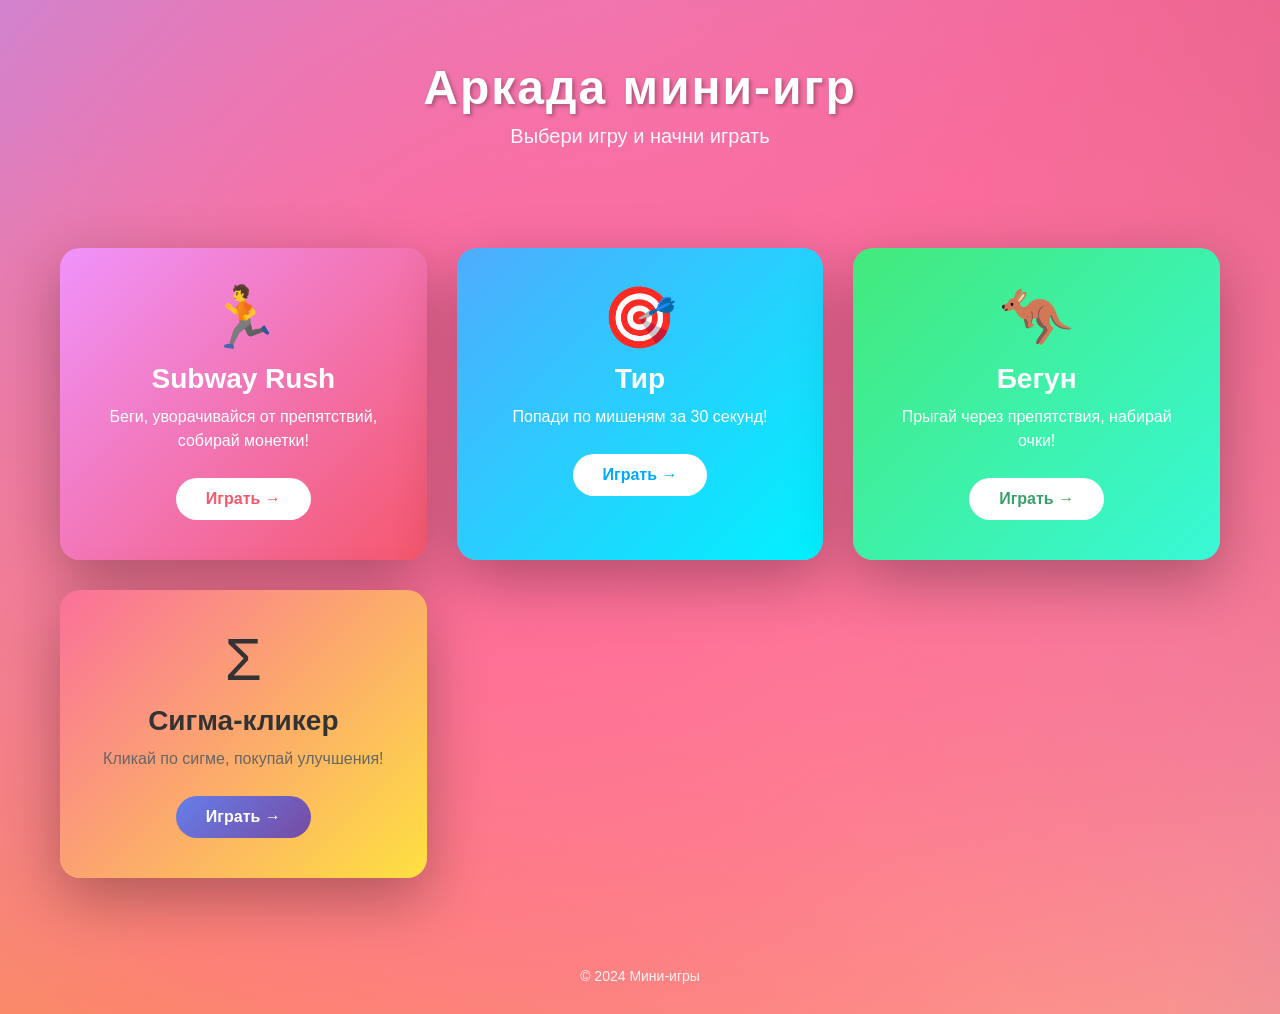
<file: index.html>
<!DOCTYPE html>
<html lang="ru">
<head>
    <meta charset="UTF-8">
    <meta name="viewport" content="width=device-width, initial-scale=1.0">
    <title>Мини-игры</title>
    <link rel="stylesheet" href="style.css">
</head>
<body>
    <header class="header">
        <div class="container">
            <h1 class="logo">Аркада мини-игр</h1>
            <p class="subtitle">Выбери игру и начни играть</p>
        </div>
    </header>

    <main class="main">
        <div class="container">
            <div class="games-grid">
                <a href="subway.html" class="game-card subway">
                    <div class="game-card-content">
                        <div class="game-icon">🏃</div>
                        <h2 class="game-title">Subway Rush</h2>
                        <p class="game-desc">Беги, уворачивайся от препятствий, собирай монетки!</p>
                        <span class="play-btn">Играть →</span>
                    </div>
                </a>

                <a href="tir.html" class="game-card tir">
                    <div class="game-card-content">
                        <div class="game-icon">🎯</div>
                        <h2 class="game-title">Тир</h2>
                        <p class="game-desc">Попади по мишеням за 30 секунд!</p>
                        <span class="play-btn">Играть →</span>
                    </div>
                </a>

                <a href="runner.html" class="game-card runner">
                    <div class="game-card-content">
                        <div class="game-icon">🦘</div>
                        <h2 class="game-title">Бегун</h2>
                        <p class="game-desc">Прыгай через препятствия, набирай очки!</p>
                        <span class="play-btn">Играть →</span>
                    </div>
                </a>

                <a href="clicker.html" class="game-card" style="background: linear-gradient(135deg, #fa709a 0%, #fee140 100%);">
                    <div class="game-card-content">
                        <div class="game-icon">Σ</div>
                        <h2 class="game-title">Сигма-кликер</h2>
                        <p class="game-desc">Кликай по сигме, покупай улучшения!</p>
                        <span class="play-btn">Играть →</span>
                    </div>
                </a>
            </div>
        </div>
    </main>

    <footer class="footer">
        <div class="container">
            <p>&copy; 2024 Мини-игры</p>
        </div>
    </footer>
</body>
</html>
</file>
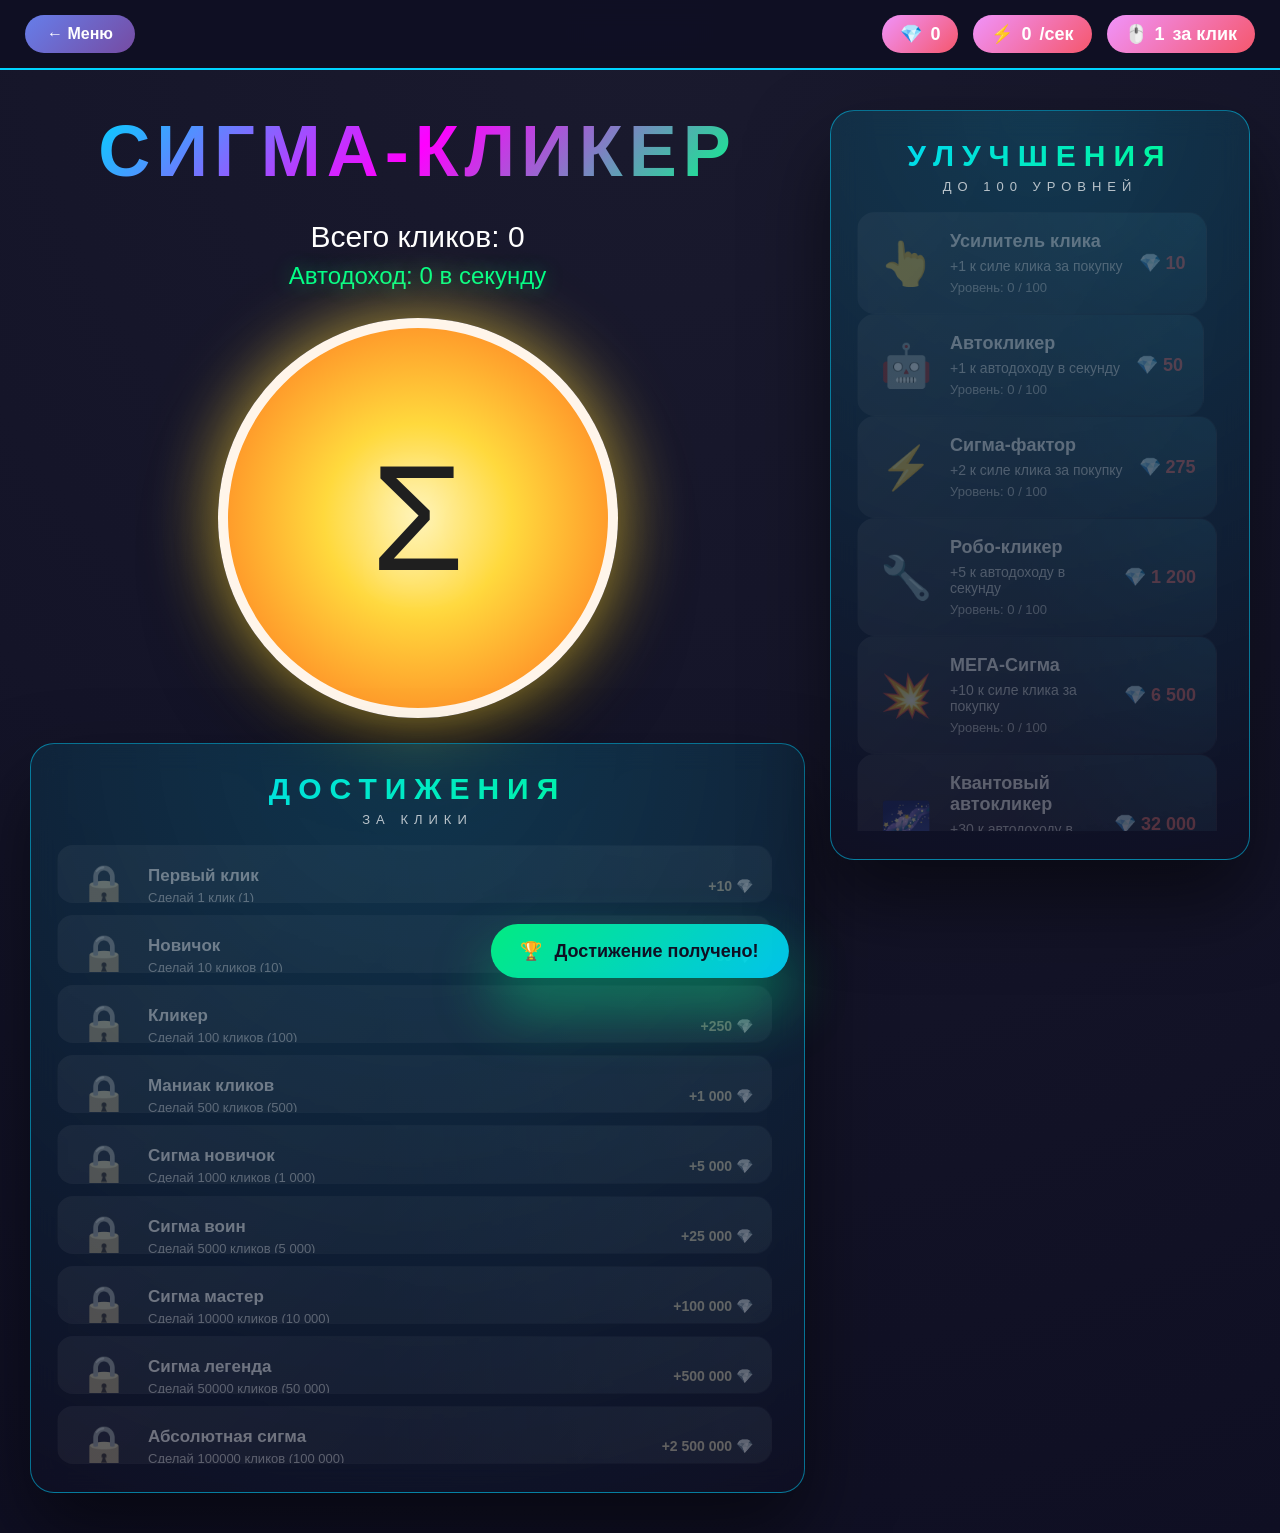
<file: clicker.html>
<!DOCTYPE html>
<html lang="ru">
<head>
    <meta charset="UTF-8">
    <meta name="viewport" content="width=device-width, initial-scale=1.0">
    <title>Сигма-кликер</title>
    <style>
        * {
            margin: 0;
            padding: 0;
            box-sizing: border-box;
            font-family: -apple-system, BlinkMacSystemFont, 'Segoe UI', sans-serif;
            -webkit-touch-callout: none;
            -webkit-user-select: none;
            user-select: none;
            -webkit-tap-highlight-color: transparent;
        }

        body {
            background: radial-gradient(circle at top, #1a1a2e, #0f0f23);
            color: white;
            min-height: 100vh;
            overflow-x: hidden;
        }

        .header {
            position: fixed;
            top: 0;
            left: 0;
            width: 100%;
            padding: 15px 25px;
            z-index: 100;
            background: rgba(15, 15, 35, 0.85);
            backdrop-filter: blur(12px);
            border-bottom: 2px solid #00d4ff;
        }

        .header-content {
            display: flex;
            justify-content: space-between;
            align-items: center;
            max-width: 1800px;
            margin: 0 auto;
            flex-wrap: wrap;
            gap: 10px;
        }

        .back-btn {
            color: white;
            text-decoration: none;
            background: linear-gradient(135deg, #667eea, #764ba2);
            padding: 10px 22px;
            border-radius: 50px;
            font-weight: 600;
            transition: transform 0.2s, box-shadow 0.2s;
        }

        .back-btn:hover {
            transform: translateY(-2px);
            box-shadow: 0 5px 20px rgba(102, 126, 234, 0.5);
        }

        .currency {
            display: flex;
            gap: 15px;
            font-size: 18px;
            font-weight: 700;
            flex-wrap: wrap;
        }

        .currency-item {
            background: linear-gradient(135deg, #f093fb, #f5576c);
            padding: 8px 18px;
            border-radius: 50px;
            display: flex;
            align-items: center;
            gap: 8px;
            white-space: nowrap;
        }

        .main {
            display: grid;
            grid-template-columns: 1fr 460px 420px;
            gap: 25px;
            max-width: 1900px;
            margin: 0 auto;
            padding: 110px 30px 40px;
            min-height: 100vh;
            align-items: start;
        }

        .click-area {
            display: flex;
            flex-direction: column;
            align-items: center;
            justify-content: center;
            gap: 28px;
            text-align: center;
        }

        .clicker-title {
            font-size: clamp(38px, 7vw, 72px);
            background: linear-gradient(135deg, #00d4ff, #ff00ff, #00ff88);
            -webkit-background-clip: text;
            -webkit-text-fill-color: transparent;
            background-clip: text;
            font-weight: 900;
            letter-spacing: 6px;
            text-transform: uppercase;
        }

        .click-stats {
            display: flex;
            flex-direction: column;
            gap: 8px;
            font-size: clamp(18px, 4vw, 30px);
        }

        .per-second {
            font-size: clamp(16px, 3vw, 24px);
            color: #00ff88;
            text-shadow: 0 0 20px rgba(0, 255, 136, 0.4);
        }

        .sigma-btn {
            width: clamp(260px, 36vw, 400px);
            height: clamp(260px, 36vw, 400px);
            border-radius: 50%;
            background: radial-gradient(circle, #fff3b0 0%, #ffd93d 35%, #ff6b1c 100%);
            border: 10px solid rgba(255, 255, 255, 0.9);
            cursor: pointer;
            font-size: clamp(90px, 15vw, 150px);
            box-shadow: 0 0 70px rgba(255, 215, 61, 0.7), 0 40px 70px rgba(0, 0, 0, 0.6);
            transition: transform 0.08s ease, box-shadow 0.08s ease;
            position: relative;
            display: flex;
            align-items: center;
            justify-content: center;
            color: #1f1f1f;
            text-shadow: 0 10px 40px rgba(255, 255, 255, 0.4);
        }

        .sigma-btn:hover {
            transform: scale(1.04);
            box-shadow: 0 0 90px rgba(255, 215, 61, 0.9), 0 50px 80px rgba(0, 0, 0, 0.7);
        }

        .sigma-btn:active {
            transform: scale(0.96);
            box-shadow: 0 0 50px rgba(255, 215, 61, 0.5), 0 25px 50px rgba(0, 0, 0, 0.6);
        }

        .click-particle {
            position: fixed;
            pointer-events: none;
            font-size: clamp(24px, 4vw, 38px);
            font-weight: 800;
            color: #00ff88;
            animation: float-up 0.9s ease-out forwards;
            text-shadow: 0 0 25px rgba(0, 255, 136, 0.8), 2px 2px 6px rgba(0, 0, 0, 0.9);
            z-index: 200;
        }

        @keyframes float-up {
            0% {
                opacity: 1;
                transform: translate(-50%, -50%) scale(0.8);
            }
            100% {
                opacity: 0;
                transform: translate(-50%, -160%) scale(1.6);
            }
        }

        .panel {
            background: radial-gradient(circle at top, rgba(0, 212, 255, 0.18), rgba(15, 15, 35, 0.9));
            border-radius: 24px;
            padding: 28px 26px;
            backdrop-filter: blur(14px);
            border: 1px solid rgba(0, 212, 255, 0.5);
            box-shadow: 0 40px 80px rgba(0, 0, 0, 0.5);
            max-height: calc(100vh - 150px);
            display: flex;
            flex-direction: column;
            gap: 18px;
        }

        .panel-header {
            display: flex;
            flex-direction: column;
            gap: 6px;
            text-align: center;
        }

        .panel-title {
            font-size: clamp(24px, 4vw, 30px);
            background: linear-gradient(135deg, #00d4ff, #00ff88);
            -webkit-background-clip: text;
            -webkit-text-fill-color: transparent;
            background-clip: text;
            font-weight: 800;
            letter-spacing: 8px;
            text-transform: uppercase;
        }

        .panel-subtitle {
            font-size: 13px;
            opacity: 0.7;
            letter-spacing: 6px;
            text-transform: uppercase;
        }

        .panel-scroll {
            flex: 1;
            overflow-y: auto;
            padding-right: 6px;
            display: flex;
            flex-direction: column;
            gap: 12px;
        }

        .achievement {
            position: relative;
            display: grid;
            grid-template-columns: 56px 1fr auto;
            gap: 16px;
            align-items: center;
            padding: 16px 18px;
            border-radius: 16px;
            background: linear-gradient(135deg, rgba(255, 255, 255, 0.12), rgba(255, 255, 255, 0.05));
            border: 1px solid transparent;
            overflow: hidden;
        }

        .achievement::after {
            content: '';
            position: absolute;
            inset: 0;
            background: radial-gradient(circle at top right, rgba(0, 212, 255, 0.14), transparent 55%);
            pointer-events: none;
        }

        .achievement > * {
            position: relative;
            z-index: 1;
        }

        .achievement.locked {
            opacity: 0.4;
            filter: grayscale(0.8);
        }

        .achievement.unlocked {
            border-color: rgba(0, 255, 136, 0.8);
            box-shadow: 0 20px 40px rgba(0, 255, 136, 0.12);
        }

        .achievement-icon {
            font-size: 40px;
            text-align: center;
        }

        .achievement-info {
            display: flex;
            flex-direction: column;
            gap: 4px;
        }

        .achievement-name {
            font-size: 17px;
            font-weight: 700;
        }

        .achievement-desc {
            font-size: 13px;
            opacity: 0.8;
        }

        .achievement-reward {
            font-size: 14px;
            font-weight: 700;
            color: #ffd93d;
            text-align: right;
        }

        .upgrade-item {
            position: relative;
            background: linear-gradient(135deg, rgba(255, 255, 255, 0.14), rgba(255, 255, 255, 0.05));
            border-radius: 18px;
            padding: 18px 20px;
            display: grid;
            grid-template-columns: 56px 1fr auto;
            gap: 16px;
            align-items: center;
            cursor: pointer;
            transition: transform 0.18s ease, border 0.18s ease, background 0.18s ease, box-shadow 0.18s ease, opacity 0.2s ease;
            border: 1px solid transparent;
            overflow: hidden;
            text-align: left;
            color: white;
            font-family: inherit;
        }

        .upgrade-item::after {
            content: '';
            position: absolute;
            inset: 0;
            background: radial-gradient(circle at top right, rgba(0, 212, 255, 0.18), transparent 55%);
            pointer-events: none;
        }

        .upgrade-item > * {
            position: relative;
            z-index: 1;
        }

        .upgrade-item:not(:disabled):hover {
            transform: translateX(8px);
            border-color: rgba(0, 212, 255, 0.9);
            box-shadow: 0 20px 40px rgba(0, 212, 255, 0.18);
        }

        .upgrade-item:not(:disabled):active {
            transform: translateX(6px) scale(0.99);
        }

        .upgrade-item:disabled {
            opacity: 0.32;
            cursor: not-allowed;
            filter: grayscale(0.25);
        }

        .upgrade-icon {
            font-size: 42px;
            text-align: center;
        }

        .upgrade-info {
            display: flex;
            flex-direction: column;
            gap: 6px;
        }

        .upgrade-name {
            font-size: 18px;
            font-weight: 700;
        }

        .upgrade-desc {
            font-size: 14px;
            opacity: 0.8;
        }

        .upgrade-meta {
            display: flex;
            gap: 12px;
            font-size: 13px;
            opacity: 0.7;
        }

        .upgrade-cost {
            font-size: 18px;
            font-weight: 800;
            color: #ffd93d;
            text-align: right;
            white-space: nowrap;
        }

        .upgrade-item:disabled .upgrade-cost {
            color: #ff6b6b;
        }

        .panel-scroll::-webkit-scrollbar {
            width: 8px;
        }

        .panel-scroll::-webkit-scrollbar-track {
            background: transparent;
        }

        .panel-scroll::-webkit-scrollbar-thumb {
            background: linear-gradient(180deg, rgba(0, 212, 255, 0.8), rgba(118, 75, 162, 0.9));
            border-radius: 10px;
        }

        .achievement-popup {
            position: fixed;
            bottom: 30px;
            left: 50%;
            transform: translateX(-50%) translateY(200%);
            background: linear-gradient(135deg, rgba(0, 255, 136, 0.9), rgba(0, 212, 255, 0.9));
            color: #0f0f23;
            padding: 16px 30px;
            border-radius: 999px;
            font-weight: 800;
            font-size: 18px;
            box-shadow: 0 30px 60px rgba(0, 255, 136, 0.4);
            transition: transform 0.4s ease;
            z-index: 300;
            display: flex;
            align-items: center;
            gap: 12px;
            white-space: nowrap;
        }

        .achievement-popup.show {
            transform: translateX(-50%) translateY(0);
        }

        @media (max-width: 1500px) {
            .main {
                grid-template-columns: 1fr 420px;
                grid-template-areas:
                    "click upgrades"
                    "achievements upgrades";
            }
            .click-area { grid-area: click; }
            .panel.upgrades { grid-area: upgrades; }
            .panel.achievements { grid-area: achievements; }
        }

        @media (max-width: 1100px) {
            .main {
                grid-template-columns: 1fr;
                grid-template-areas:
                    "click"
                    "upgrades"
                    "achievements";
            }
        }

        @media (max-width: 640px) {
            .header-content {
                justify-content: center;
            }

            .currency {
                justify-content: center;
            }

            .upgrade-item,
            .achievement {
                grid-template-columns: 48px 1fr;
                grid-template-areas:
                    "icon info"
                    "icon reward";
                row-gap: 10px;
            }

            .upgrade-icon,
            .achievement-icon {
                grid-area: icon;
            }

            .upgrade-info,
            .achievement-info {
                grid-area: info;
            }

            .upgrade-cost,
            .achievement-reward {
                grid-area: reward;
                justify-self: start;
            }
        }
    </style>
</head>
<body>
    <header class="header">
        <div class="header-content">
            <a href="index.html" class="back-btn">← Меню</a>
            <div class="currency">
                <div class="currency-item">
                    <span>💎</span>
                    <span id="currency">0</span>
                </div>
                <div class="currency-item">
                    <span>⚡</span>
                    <span id="perSec">0</span>/сек
                </div>
                <div class="currency-item">
                    <span>🖱️</span>
                    <span id="clickPower">1</span> за клик
                </div>
            </div>
        </div>
    </header>

    <main class="main">
        <section class="click-area">
            <h1 class="clicker-title">СИГМА-КЛИКЕР</h1>
            <div class="click-stats">
                <div>Всего кликов: <span id="clicks">0</span></div>
                <div class="per-second">Автодоход: <span id="autoIncome">0</span> в секунду</div>
            </div>
            <button class="sigma-btn" id="sigmaBtn">Σ</button>
        </section>

        <aside class="panel achievements">
            <div class="panel-header">
                <h2 class="panel-title">ДОСТИЖЕНИЯ</h2>
                <div class="panel-subtitle">ЗА КЛИКИ</div>
            </div>
            <div class="panel-scroll" id="achievementsList"></div>
        </aside>

        <aside class="panel upgrades">
            <div class="panel-header">
                <h2 class="panel-title">УЛУЧШЕНИЯ</h2>
                <div class="panel-subtitle">ДО 100 УРОВНЕЙ</div>
            </div>
            <div class="panel-scroll">
                <div id="upgradesList"></div>
            </div>
        </aside>
    </main>

    <div class="achievement-popup" id="achievementPopup">
        <span>🏆</span>
        <span id="achievementPopupText">Достижение получено!</span>
    </div>

    <script>
        const SAVE_KEY = 'sigma-clicker-save-v5';

        const upgradesConfig = [
            { id: 0, name: "Усилитель клика", desc: "+1 к силе клика за покупку", icon: "👆", baseCost: 10, costMultiplier: 1.15, effect: (state) => { state.clickPower += 1; } },
            { id: 1, name: "Автокликер", desc: "+1 к автодоходу в секунду", icon: "🤖", baseCost: 50, costMultiplier: 1.16, effect: (state) => { state.perSecond += 1; } },
            { id: 2, name: "Сигма-фактор", desc: "+2 к силе клика за покупку", icon: "⚡", baseCost: 275, costMultiplier: 1.17, effect: (state) => { state.clickPower += 2; } },
            { id: 3, name: "Робо-кликер", desc: "+5 к автодоходу в секунду", icon: "🔧", baseCost: 1200, costMultiplier: 1.18, effect: (state) => { state.perSecond += 5; } },
            { id: 4, name: "МЕГА-Сигма", desc: "+10 к силе клика за покупку", icon: "💥", baseCost: 6500, costMultiplier: 1.19, effect: (state) => { state.clickPower += 10; } },
            { id: 5, name: "Квантовый автокликер", desc: "+30 к автодоходу в секунду", icon: "🌌", baseCost: 32000, costMultiplier: 1.2, effect: (state) => { state.perSecond += 30; } },
            { id: 6, name: "Оверклок сигмы", desc: "+25 к силе клика за покупку", icon: "🚀", baseCost: 150000, costMultiplier: 1.21, effect: (state) => { state.clickPower += 25; } },
            { id: 7, name: "Нанороботы", desc: "+80 к автодоходу в секунду", icon: "🦾", baseCost: 750000, costMultiplier: 1.22, effect: (state) => { state.perSecond += 80; } }
        ];

        const achievements = [
            { id: 0, name: "Первый клик", desc: "Сделай 1 клик", icon: "👆", requirement: 1, reward: 10 },
            { id: 1, name: "Новичок", desc: "Сделай 10 кликов", icon: "✨", requirement: 10, reward: 50 },
            { id: 2, name: "Кликер", desc: "Сделай 100 кликов", icon: "🔥", requirement: 100, reward: 250 },
            { id: 3, name: "Маниак кликов", desc: "Сделай 500 кликов", icon: "⚡", requirement: 500, reward: 1000 },
            { id: 4, name: "Сигма новичок", desc: "Сделай 1000 кликов", icon: "🎯", requirement: 1000, reward: 5000 },
            { id: 5, name: "Сигма воин", desc: "Сделай 5000 кликов", icon: "⚔️", requirement: 5000, reward: 25000 },
            { id: 6, name: "Сигма мастер", desc: "Сделай 10000 кликов", icon: "👑", requirement: 10000, reward: 100000 },
            { id: 7, name: "Сигма легенда", desc: "Сделай 50000 кликов", icon: "💎", requirement: 50000, reward: 500000 },
            { id: 8, name: "Абсолютная сигма", desc: "Сделай 100000 кликов", icon: "🌟", requirement: 100000, reward: 2500000 }
        ];

        const MAX_LEVEL = 100;

        const state = {
            currency: 0,
            clicks: 0,
            clickPower: 1,
            perSecond: 0,
            upgrades: upgradesConfig.map(cfg => ({ ...cfg, level: 0 })),
            achievements: achievements.map(ach => ({ ...ach, unlocked: false }))
        };

        const sigmaBtn = document.getElementById('sigmaBtn');
        const currencyEl = document.getElementById('currency');
        const perSecEl = document.getElementById('perSec');
        const autoIncomeEl = document.getElementById('autoIncome');
        const clicksEl = document.getElementById('clicks');
        const clickPowerEl = document.getElementById('clickPower');
        const upgradesList = document.getElementById('upgradesList');
        const achievementsList = document.getElementById('achievementsList');
        const achievementPopup = document.getElementById('achievementPopup');
        const achievementPopupText = document.getElementById('achievementPopupText');

        function loadSave() {
            try {
                const raw = localStorage.getItem(SAVE_KEY);
                if (!raw) return;
                const data = JSON.parse(raw);
                if (typeof data.currency === 'number') state.currency = data.currency;
                if (typeof data.clicks === 'number') state.clicks = data.clicks;
                if (typeof data.clickPower === 'number') state.clickPower = data.clickPower;
                if (typeof data.perSecond === 'number') state.perSecond = data.perSecond;
                if (Array.isArray(data.upgradeLevels)) {
                    data.upgradeLevels.forEach((level, index) => {
                        if (state.upgrades[index] && typeof level === 'number') {
                            state.upgrades[index].level = Math.max(0, Math.min(MAX_LEVEL, Math.floor(level)));
                        }
                    });
                }
                if (Array.isArray(data.achievementStates)) {
                    data.achievementStates.forEach((unlocked, index) => {
                        if (state.achievements[index]) {
                            state.achievements[index].unlocked = !!unlocked;
                        }
                    });
                }
            } catch (e) {
                console.warn('Не удалось загрузить сохранение', e);
            }
        }

        function saveGame() {
            try {
                const data = {
                    currency: state.currency,
                    clicks: state.clicks,
                    clickPower: state.clickPower,
                    perSecond: state.perSecond,
                    upgradeLevels: state.upgrades.map(u => u.level),
                    achievementStates: state.achievements.map(a => a.unlocked)
                };
                localStorage.setItem(SAVE_KEY, JSON.stringify(data));
            } catch (e) {
                console.warn('Не удалось сохранить прогресс', e);
            }
        }

        function getCost(upgrade) {
            return Math.floor(upgrade.baseCost * Math.pow(upgrade.costMultiplier, upgrade.level));
        }

        function formatNumber(num) {
            return Math.floor(num).toLocaleString('ru-RU');
        }

        function updateStats() {
            currencyEl.textContent = formatNumber(state.currency);
            perSecEl.textContent = formatNumber(state.perSecond);
            autoIncomeEl.textContent = formatNumber(state.perSecond);
            clicksEl.textContent = formatNumber(state.clicks);
            clickPowerEl.textContent = formatNumber(state.clickPower);
        }

        function checkAchievements() {
            state.achievements.forEach(achievement => {
                if (!achievement.unlocked && state.clicks >= achievement.requirement) {
                    achievement.unlocked = true;
                    state.currency += achievement.reward;
                    showAchievementPopup(achievement.name);
                    saveGame();
                    updateStats();
                    renderAchievements();
                }
            });
        }

        function showAchievementPopup(name) {
            achievementPopupText.textContent = `Достижение: ${name} +${state.achievements.find(a => a.name === name)?.reward || 0} 💎`;
            achievementPopup.classList.add('show');
            setTimeout(() => {
                achievementPopup.classList.remove('show');
            }, 3000);
        }

        function renderAchievements() {
            achievementsList.innerHTML = '';
            state.achievements.forEach(achievement => {
                const item = document.createElement('div');
                item.className = 'achievement ' + (achievement.unlocked ? 'unlocked' : 'locked');
                item.innerHTML = `
                    <div class="achievement-icon">${achievement.unlocked ? achievement.icon : '🔒'}</div>
                    <div class="achievement-info">
                        <div class="achievement-name">${achievement.name}</div>
                        <div class="achievement-desc">${achievement.desc} (${achievement.requirement.toLocaleString('ru-RU')})</div>
                    </div>
                    <div class="achievement-reward">+${achievement.reward.toLocaleString('ru-RU')} 💎</div>
                `;
                achievementsList.appendChild(item);
            });
        }

        function renderUpgrades() {
            upgradesList.innerHTML = '';
            state.upgrades.forEach(upgrade => {
                if (upgrade.level >= MAX_LEVEL) {
                    const item = document.createElement('div');
                    item.className = 'upgrade-item';
                    item.style.opacity = '0.5';
                    item.style.cursor = 'not-allowed';
                    item.innerHTML = `
                        <div class="upgrade-icon">${upgrade.icon}</div>
                        <div class="upgrade-info">
                            <div class="upgrade-name">${upgrade.name}</div>
                            <div class="upgrade-desc">МАКСИМАЛЬНЫЙ УРОВЕНЬ</div>
                            <div class="upgrade-meta">
                                <span>Уровень: ${upgrade.level} / ${MAX_LEVEL}</span>
                            </div>
                        </div>
                        <div class="upgrade-cost">MAX</div>
                    `;
                    upgradesList.appendChild(item);
                    return;
                }

                const cost = getCost(upgrade);
                const canBuy = state.currency >= cost;

                const item = document.createElement('button');
                item.type = 'button';
                item.className = 'upgrade-item';
                item.disabled = !canBuy;
                item.dataset.id = upgrade.id.toString();

                item.innerHTML = `
                    <div class="upgrade-icon">${upgrade.icon}</div>
                    <div class="upgrade-info">
                        <div class="upgrade-name">${upgrade.name}</div>
                        <div class="upgrade-desc">${upgrade.desc}</div>
                        <div class="upgrade-meta">
                            <span>Уровень: ${upgrade.level} / ${MAX_LEVEL}</span>
                        </div>
                    </div>
                    <div class="upgrade-cost">💎 ${cost.toLocaleString('ru-RU')}</div>
                `;

                upgradesList.appendChild(item);
            });
        }

        function buyUpgrade(id) {
            const upgrade = state.upgrades.find(u => u.id === Number(id));
            if (!upgrade) return;
            if (upgrade.level >= MAX_LEVEL) return;
            const cost = getCost(upgrade);
            if (state.currency < cost) return;
            state.currency -= cost;
            upgrade.level += 1;
            upgrade.effect(state);
            updateStats();
            renderUpgrades();
            saveGame();
        }

        upgradesList.addEventListener('click', (e) => {
            const item = e.target.closest('.upgrade-item');
            if (!item || item.disabled) return;
            if (item.style.cursor === 'not-allowed') return;
            buyUpgrade(item.dataset.id);
        });

        sigmaBtn.addEventListener('click', (e) => {
            state.currency += state.clickPower;
            state.clicks += 1;

            const rect = sigmaBtn.getBoundingClientRect();
            const particle = document.createElement('div');
            particle.className = 'click-particle';
            particle.textContent = '+' + state.clickPower;
            particle.style.left = rect.left + rect.width / 2 + (Math.random() * 40 - 20) + 'px';
            particle.style.top = rect.top + rect.height / 2 + 'px';
            document.body.appendChild(particle);

            setTimeout(() => {
                particle.remove();
            }, 900);

            checkAchievements();
            updateStats();
            renderUpgrades();
            renderAchievements();
            saveGame();
        });

        setInterval(() => {
            if (state.perSecond > 0) {
                state.currency += state.perSecond;
                updateStats();
                renderUpgrades();
                saveGame();
            }
        }, 1000);

        window.addEventListener('beforeunload', saveGame);
        window.addEventListener('pagehide', saveGame);

        loadSave();
        updateStats();
        renderUpgrades();
        renderAchievements();
        checkAchievements();
        saveGame();
    </script>
</body>
</html>
</file>
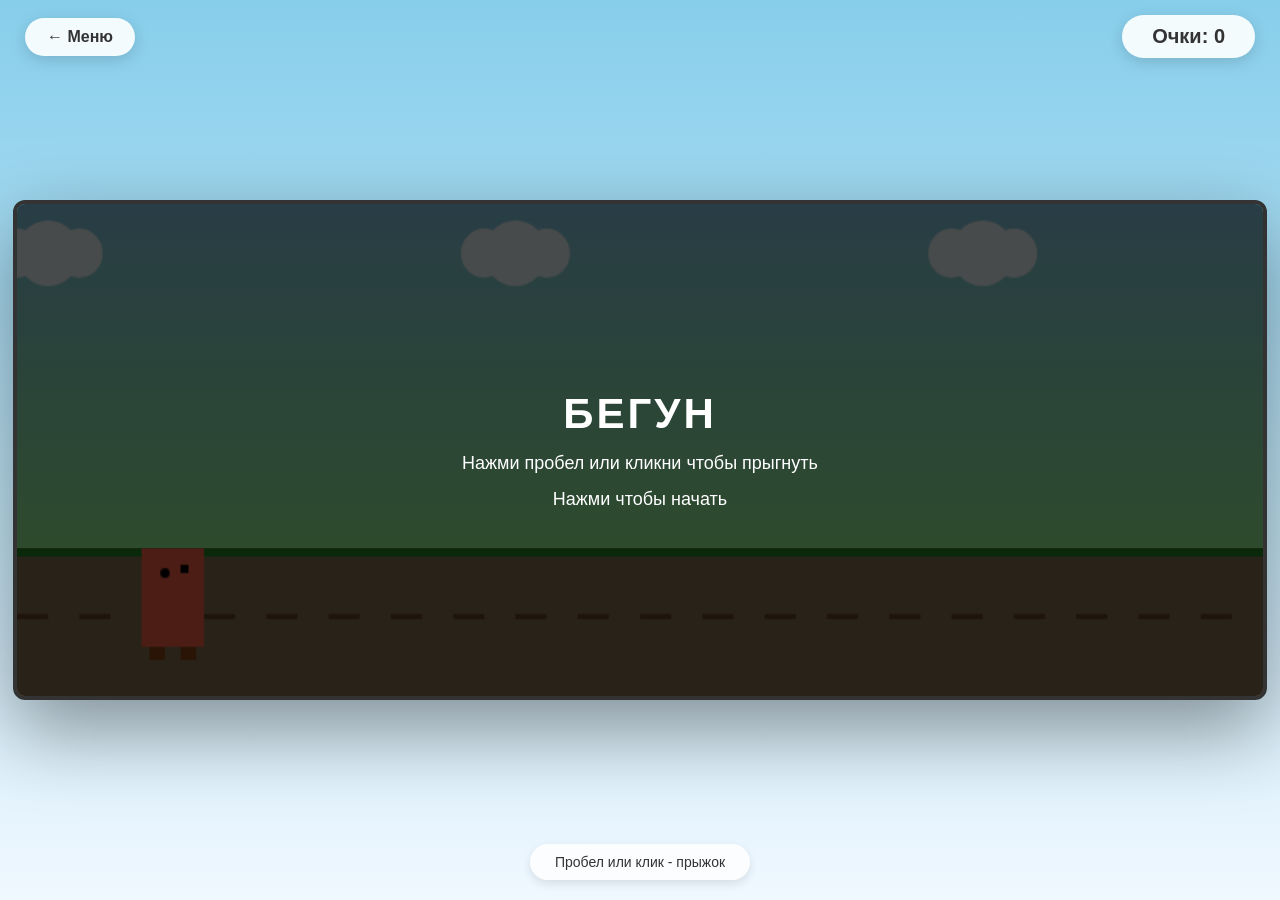
<file: runner.html>
<!DOCTYPE html>
<html lang="ru">
<head>
    <meta charset="UTF-8">
    <meta name="viewport" content="width=device-width, initial-scale=1.0">
    <title>Бегун</title>
    <style>
        * {
            margin: 0;
            padding: 0;
            box-sizing: border-box;
            font-family: -apple-system, BlinkMacSystemFont, 'Segoe UI', sans-serif;
        }

        body {
            background: linear-gradient(to bottom, #87CEEB 0%, #f0f8ff 100%);
            display: flex;
            flex-direction: column;
            align-items: center;
            justify-content: center;
            min-height: 100vh;
            overflow: hidden;
        }

        .header {
            position: absolute;
            top: 0;
            left: 0;
            width: 100%;
            display: flex;
            justify-content: space-between;
            align-items: center;
            padding: 15px 25px;
            z-index: 100;
            pointer-events: none;
        }

        .back-btn {
            color: #333;
            text-decoration: none;
            background: rgba(255, 255, 255, 0.9);
            padding: 10px 22px;
            border-radius: 50px;
            font-weight: 600;
            transition: background 0.2s, transform 0.2s;
            box-shadow: 0 4px 15px rgba(0, 0, 0, 0.15);
            pointer-events: all;
            backdrop-filter: blur(4px);
        }

        .back-btn:hover {
            background: white;
            transform: translateY(-2px);
        }

        .score-display {
            background: rgba(255, 255, 255, 0.9);
            padding: 10px 30px;
            border-radius: 50px;
            font-size: 20px;
            font-weight: 700;
            color: #333;
            box-shadow: 0 4px 15px rgba(0, 0, 0, 0.15);
            pointer-events: none;
            backdrop-filter: blur(4px);
        }

        .game-container {
            position: relative;
            width: min(98vw, 1300px);
            height: min(80vh, 500px);
            background: linear-gradient(to bottom, #87CEEB 0%, #98FB98 70%, #8B7355 70%, #654321 100%);
            border-radius: 12px;
            overflow: hidden;
            box-shadow: 0 30px 80px rgba(0, 0, 0, 0.4);
            border: 4px solid #333;
        }

        canvas {
            display: block;
            width: 100%;
            height: 100%;
        }

        .overlay {
            position: absolute;
            top: 0;
            left: 0;
            width: 100%;
            height: 100%;
            background: rgba(0, 0, 0, 0.7);
            display: flex;
            flex-direction: column;
            align-items: center;
            justify-content: center;
            color: white;
            text-align: center;
            gap: 15px;
        }

        .overlay.hidden {
            display: none;
        }

        .overlay h2 {
            font-size: 42px;
            text-transform: uppercase;
            letter-spacing: 3px;
        }

        .overlay p {
            font-size: 18px;
        }

        .restart-btn {
            background: linear-gradient(135deg, #43e97b, #38f9d7);
            color: white;
            border: none;
            padding: 12px 35px;
            font-size: 16px;
            font-weight: 600;
            border-radius: 50px;
            cursor: pointer;
            transition: transform 0.2s;
        }

        .restart-btn:hover {
            transform: scale(1.05);
        }

        .controls {
            position: absolute;
            bottom: 20px;
            background: rgba(255, 255, 255, 0.8);
            padding: 10px 25px;
            border-radius: 50px;
            font-size: 14px;
            color: #333;
            box-shadow: 0 4px 10px rgba(0, 0, 0, 0.1);
        }

        @media (max-width: 850px) {
            .game-container {
                width: 95vw;
                height: 250px;
            }
            .controls {
                display: none;
            }
        }
    </style>
</head>
<body>
    <div class="header">
        <a href="index.html" class="back-btn">← Меню</a>
        <div class="score-display">Очки: <span id="score">0</span></div>
    </div>

    <div class="game-container">
        <canvas id="game" width="800" height="300"></canvas>
        <div id="startScreen" class="overlay">
            <h2>БЕГУН</h2>
            <p>Нажми пробел или кликни чтобы прыгнуть</p>
            <p>Нажми чтобы начать</p>
        </div>
        <div id="gameOverScreen" class="overlay hidden">
            <h2>ИГРА ОКОНЧЕНА</h2>
            <p>Очки: <span id="finalScore">0</span></p>
            <button class="restart-btn" onclick="restartGame()">Играть снова</button>
        </div>
    </div>

    <div class="controls">
        Пробел или клик - прыжок
    </div>

    <script>
        const canvas = document.getElementById('game');
        const ctx = canvas.getContext('2d');
        const startScreen = document.getElementById('startScreen');
        const gameOverScreen = document.getElementById('gameOverScreen');
        const scoreEl = document.getElementById('score');
        const finalScoreEl = document.getElementById('finalScore');

        const player = {
            x: 80,
            y: 210,
            width: 40,
            height: 60,
            vy: 0,
            jumping: false,
            grounded: true
        };

        const gravity = 0.8;
        const jumpForce = -16;

        let obstacles = [];
        let clouds = [];
        let groundX = 0;
        let gameSpeed = 8;
        let score = 0;
        let gameRunning = false;
        let gameOver = false;
        let frameCount = 0;

        for (let i = 0; i < 3; i++) {
            clouds.push({
                x: i * 300,
                y: 30,
                width: 60,
                height: 30
            });
        }

        document.addEventListener('keydown', handleKeyDown);
        canvas.addEventListener('click', handleClick);
        startScreen.addEventListener('click', startGame);

        function startGame() {
            startScreen.classList.add('hidden');
            gameRunning = true;
            gameOver = false;
            score = 0;
            obstacles = [];
            player.y = 210;
            player.vy = 0;
            player.jumping = false;
            player.grounded = true;
            gameSpeed = 8;
            frameCount = 0;
            loop();
        }

        function restartGame() {
            gameOverScreen.classList.add('hidden');
            startGame();
        }

        function handleKeyDown(e) {
            if (e.code === 'Space' || e.key === 'ArrowUp') {
                e.preventDefault();
                if (!gameRunning && !gameOver) {
                    startGame();
                    return;
                }
                if (gameRunning && !gameOver && player.grounded) {
                    jump();
                }
            }
        }

        function handleClick() {
            if (!gameRunning && !gameOver) {
                startGame();
                return;
            }
            if (gameRunning && !gameOver && player.grounded) {
                jump();
            }
        }

        function jump() {
            player.vy = jumpForce;
            player.jumping = true;
            player.grounded = false;
        }

        function spawnObstacle() {
            if (frameCount % 90 === 0) {
                obstacles.push({
                    x: 800,
                    y: 215,
                    width: 25,
                    height: 55
                });
            }
        }

        function update() {
            frameCount++;
            score += gameSpeed * 0.01;
            scoreEl.textContent = Math.floor(score);

            if (frameCount % 500 === 0 && gameSpeed < 14) {
                gameSpeed += 0.5;
            }

            player.vy += gravity;
            player.y += player.vy;

            if (player.y >= 210) {
                player.y = 210;
                player.vy = 0;
                player.jumping = false;
                player.grounded = true;
            }

            groundX -= gameSpeed;
            if (groundX <= -40) groundX = 0;

            clouds.forEach(cloud => {
                cloud.x -= gameSpeed * 0.3;
                if (cloud.x < -60) {
                    cloud.x = 800 + Math.random() * 200;
                }
            });

            spawnObstacle();

            obstacles.forEach((obs, index) => {
                obs.x -= gameSpeed;
                
                if (player.x < obs.x + obs.width - 5 &&
                    player.x + player.width - 5 > obs.x &&
                    player.y < obs.y + obs.height &&
                    player.y + player.height > obs.y) {
                    endGame();
                }
                
                if (obs.x < -50) {
                    obstacles.splice(index, 1);
                }
            });
        }

        function draw() {
            ctx.clearRect(0, 0, 800, 300);

            // Облака
            ctx.fillStyle = 'rgba(255, 255, 255, 0.9)';
            clouds.forEach(cloud => {
                ctx.beginPath();
                ctx.arc(cloud.x, cloud.y, 15, 0, Math.PI * 2);
                ctx.arc(cloud.x + 20, cloud.y, 20, 0, Math.PI * 2);
                ctx.arc(cloud.x + 40, cloud.y, 15, 0, Math.PI * 2);
                ctx.fill();
            });

            // Земля
            ctx.fillStyle = '#8B7355';
            ctx.fillRect(0, 210, 800, 90);

            // Трава
            ctx.fillStyle = '#228B22';
            ctx.fillRect(0, 210, 800, 5);

            // Линия на земле
            ctx.fillStyle = '#654321';
            for (let i = 0; i < 20; i++) {
                ctx.fillRect(i * 40 + groundX, 250, 20, 3);
            }

            // Кактусы
            obstacles.forEach(obs => {
                ctx.fillStyle = '#2E8B57';
                ctx.fillRect(obs.x, obs.y, obs.width, obs.height);
                ctx.fillStyle = '#228B22';
                ctx.fillRect(obs.x + 5, obs.y - 10, 5, 10);
                ctx.fillRect(obs.x + 15, obs.y - 15, 5, 15);
            });

            // Игрок
            ctx.fillStyle = '#FF6347';
            ctx.fillRect(player.x, player.y, player.width, player.height);
            
            ctx.fillStyle = '#000';
            ctx.fillRect(player.x + 25, player.y + 10, 5, 5);
            
            ctx.fillStyle = '#000';
            ctx.beginPath();
            ctx.arc(player.x + 15, player.y + 15, 3, 0, Math.PI * 2);
            ctx.fill();
            
            ctx.fillStyle = '#8B4513';
            ctx.fillRect(player.x + 5, player.y + 60, 10, 8);
            ctx.fillRect(player.x + 25, player.y + 60, 10, 8);
        }

        function loop() {
            if (!gameRunning || gameOver) return;
            update();
            draw();
            requestAnimationFrame(loop);
        }

        function endGame() {
            gameRunning = false;
            gameOver = true;
            finalScoreEl.textContent = Math.floor(score);
            setTimeout(() => {
                gameOverScreen.classList.remove('hidden');
            }, 300);
        }

        draw();
    </script>
</body>
</html>
</file>
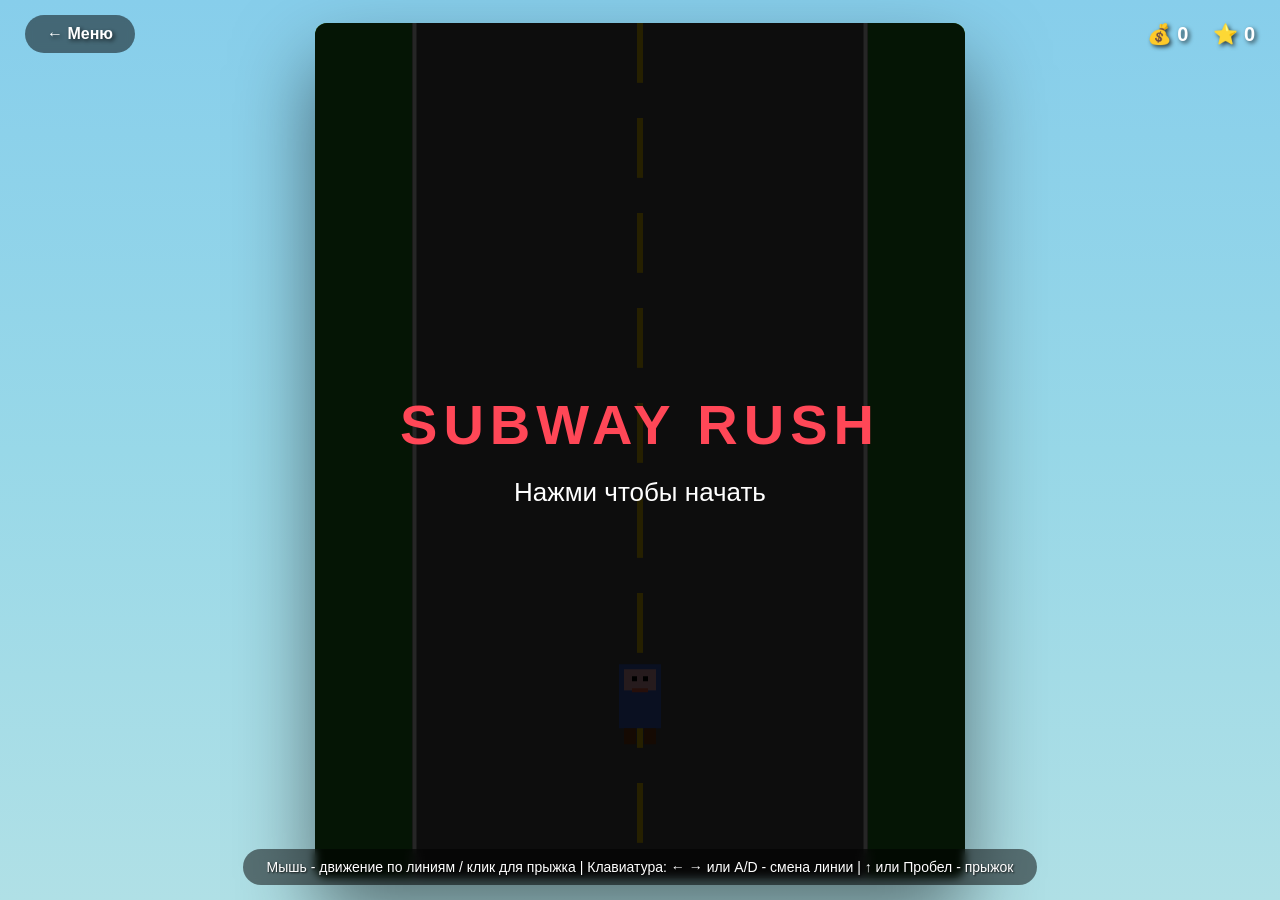
<file: subway.html>
<!DOCTYPE html>
<html lang="ru">
<head>
    <meta charset="UTF-8">
    <meta name="viewport" content="width=device-width, initial-scale=1.0">
    <title>Subway Rush</title>
    <style>
        * {
            margin: 0;
            padding: 0;
            box-sizing: border-box;
            font-family: -apple-system, BlinkMacSystemFont, 'Segoe UI', sans-serif;
            -webkit-touch-callout: none;
            -webkit-user-select: none;
            user-select: none;
            touch-action: none;
        }

        body {
            background: linear-gradient(to bottom, #87CEEB 0%, #98D8E8 50%, #B0E0E6 100%);
            display: flex;
            flex-direction: column;
            align-items: center;
            justify-content: center;
            min-height: 100vh;
            overflow: hidden;
        }

        .header {
            position: absolute;
            top: 0;
            left: 0;
            width: 100%;
            display: flex;
            justify-content: space-between;
            align-items: center;
            padding: 15px 25px;
            z-index: 100;
            color: white;
            text-shadow: 2px 2px 4px rgba(0, 0, 0, 0.7);
            pointer-events: none;
        }

        .back-btn {
            color: white;
            text-decoration: none;
            background: rgba(0, 0, 0, 0.5);
            padding: 10px 22px;
            border-radius: 50px;
            font-weight: 600;
            transition: background 0.2s, transform 0.2s;
            pointer-events: all;
            backdrop-filter: blur(4px);
        }

        .back-btn:hover {
            background: rgba(0, 0, 0, 0.7);
            transform: translateY(-2px);
        }

        .hud {
            display: flex;
            gap: 25px;
            font-size: 20px;
            font-weight: 700;
            pointer-events: none;
        }

        .game-container {
            position: relative;
            width: min(95vw, 650px);
            height: min(95vh, 900px);
            box-shadow: 0 40px 80px rgba(0, 0, 0, 0.5);
            border-radius: 12px;
            overflow: hidden;
        }

        canvas {
            display: block;
            width: 100%;
            height: 100%;
            background: linear-gradient(to bottom, #8B7355 0%, #654321 30%, #4A3728 100%);
        }

        .overlay {
            position: absolute;
            top: 0;
            left: 0;
            width: 100%;
            height: 100%;
            background: rgba(0, 0, 0, 0.85);
            display: flex;
            flex-direction: column;
            align-items: center;
            justify-content: center;
            color: white;
            text-align: center;
            gap: 20px;
        }

        .overlay.hidden {
            display: none;
        }

        .overlay h2 {
            font-size: clamp(36px, 8vw, 56px);
            text-transform: uppercase;
            letter-spacing: 6px;
            color: #ff4757;
        }

        .overlay p {
            font-size: clamp(18px, 4vw, 26px);
        }

        .restart-btn {
            background: linear-gradient(135deg, #ff4757, #ff3838);
            color: white;
            border: none;
            padding: 15px 45px;
            font-size: 18px;
            font-weight: 600;
            border-radius: 50px;
            cursor: pointer;
            transition: transform 0.2s, box-shadow 0.2s;
            margin-top: 10px;
        }

        .restart-btn:hover {
            transform: scale(1.05);
            box-shadow: 0 10px 30px rgba(255, 71, 87, 0.5);
        }

        .controls {
            position: absolute;
            bottom: 15px;
            color: white;
            background: rgba(0, 0, 0, 0.5);
            padding: 10px 24px;
            border-radius: 50px;
            font-size: 14px;
            text-shadow: 1px 1px 2px rgba(0, 0, 0, 0.8);
            backdrop-filter: blur(4px);
        }

        @media (max-width: 600px) {
            .game-container {
                width: 100vw;
                height: 100vh;
                border-radius: 0;
            }
            .controls {
                display: none;
            }
            .header {
                padding: 10px 15px;
            }
            .hud {
                font-size: 16px;
                gap: 15px;
            }
        }
    </style>
</head>
<body>
    <div class="header">
        <a href="index.html" class="back-btn">← Меню</a>
        <div class="hud">
            <div>💰 <span id="coins">0</span></div>
            <div>⭐ <span id="score">0</span></div>
        </div>
    </div>

    <div class="game-container">
        <canvas id="game"></canvas>
        <div id="startScreen" class="overlay">
            <h2>SUBWAY RUSH</h2>
            <p>Нажми чтобы начать</p>
        </div>
        <div id="gameOverScreen" class="overlay hidden">
            <h2>ИГРА ОКОНЧЕНА</h2>
            <p>Счёт: <span id="finalScore">0</span></p>
            <p>Монетки: <span id="finalCoins">0</span></p>
            <button class="restart-btn" onclick="restartGame()">Играть снова</button>
        </div>
    </div>

    <div class="controls">
        Мышь - движение по линиям / клик для прыжка | Клавиатура: ← → или A/D - смена линии | ↑ или Пробел - прыжок
    </div>

    <script>
        const canvas = document.getElementById('game');
        const ctx = canvas.getContext('2d');
        const startScreen = document.getElementById('startScreen');
        const gameOverScreen = document.getElementById('gameOverScreen');
        const coinsEl = document.getElementById('coins');
        const scoreEl = document.getElementById('score');
        const finalScoreEl = document.getElementById('finalScore');
        const finalCoinsEl = document.getElementById('finalCoins');

        let lanes = [0, 0, 0];
        let currentLane = 1;
        let targetLane = 1;

        const player = {
            x: 0,
            y: 0,
            width: 42,
            height: 64,
            vy: 0,
            jumping: false,
            grounded: true
        };

        const gravity = 0.9;
        const jumpForce = -18;

        let obstacles = [];
        let coins = [];
        let roadLines = [];
        let gameSpeed = 7;
        let score = 0;
        let coinCount = 0;
        let gameRunning = false;
        let gameOver = false;
        let frameCount = 0;

        function resizeCanvas() {
            const container = canvas.parentElement;
            canvas.width = container.clientWidth;
            canvas.height = container.clientHeight;
            
            lanes[0] = canvas.width * 0.25;
            lanes[1] = canvas.width * 0.5;
            lanes[2] = canvas.width * 0.75;
            
            if (player.width > 0) {
                player.x = lanes[targetLane];
                if (!gameRunning) {
                    player.y = canvas.height * 0.75;
                }
            }
            
            if (roadLines.length === 0) {
                for (let i = 0; i < 12; i++) {
                    roadLines.push({
                        y: i * (canvas.height / 9),
                        x: lanes[1]
                    });
                }
            } else {
                roadLines.forEach(line => {
                    line.x = lanes[1];
                });
            }
        }

        window.addEventListener('resize', resizeCanvas);
        resizeCanvas();

        document.addEventListener('keydown', handleKeyDown);
        startScreen.addEventListener('click', startGame);
        
        canvas.addEventListener('click', handleMouseClick);
        canvas.addEventListener('mousemove', handleMouseMove);

        function startGame() {
            startScreen.classList.add('hidden');
            gameOverScreen.classList.add('hidden');
            gameRunning = true;
            gameOver = false;
            score = 0;
            coinCount = 0;
            obstacles = [];
            coins = [];
            currentLane = 1;
            targetLane = 1;
            player.x = lanes[1];
            player.y = canvas.height * 0.75;
            player.vy = 0;
            player.jumping = false;
            player.grounded = true;
            gameSpeed = 7;
            frameCount = 0;
            coinsEl.textContent = coinCount;
            scoreEl.textContent = 0;
            loop();
        }

        function restartGame() {
            startGame();
        }

        function handleKeyDown(e) {
            if (!gameRunning || gameOver) return;
            
            if ((e.key === 'ArrowLeft' || e.key === 'a' || e.key === 'A') && targetLane > 0) {
                targetLane--;
            } else if ((e.key === 'ArrowRight' || e.key === 'd' || e.key === 'D') && targetLane < 2) {
                targetLane++;
            } else if ((e.key === 'ArrowUp' || e.key === ' ' || e.key === 'w' || e.key === 'W') && player.grounded) {
                e.preventDefault();
                jump();
            }
        }
        
        function handleMouseClick(e) {
            if (!gameRunning || gameOver) {
                if (startScreen.classList.contains('hidden')) {
                    return;
                }
                startGame();
                return;
            }
            
            if (player.grounded) {
                jump();
            }
        }
        
        function handleMouseMove(e) {
            if (!gameRunning || gameOver) return;
            
            const rect = canvas.getBoundingClientRect();
            const mouseX = e.clientX - rect.left;
            const width = rect.width;
            
            if (mouseX < width / 3) {
                targetLane = 0;
            } else if (mouseX > (width / 3) * 2) {
                targetLane = 2;
            } else {
                targetLane = 1;
            }
        }

        function jump() {
            player.vy = jumpForce;
            player.jumping = true;
            player.grounded = false;
        }

        function spawnObstacle() {
            if (frameCount % 55 === 0) {
                const lane = Math.floor(Math.random() * 3);
                obstacles.push({
                    x: lanes[lane],
                    y: -90,
                    width: canvas.width * 0.12,
                    height: canvas.height * 0.12,
                    lane: lane
                });
            }
        }

        function spawnCoin() {
            if (frameCount % 35 === 0 && Math.random() < 0.7) {
                const lane = Math.floor(Math.random() * 3);
                coins.push({
                    x: lanes[lane],
                    y: -35,
                    radius: canvas.width * 0.03,
                    lane: lane
                });
            }
        }

        function update() {
            frameCount++;
            score += gameSpeed * 0.01;
            scoreEl.textContent = Math.floor(score);
            
            if (frameCount % 280 === 0 && gameSpeed < 13) {
                gameSpeed += 0.5;
            }

            if (player.x < lanes[targetLane]) {
                player.x += 10;
            } else if (player.x > lanes[targetLane]) {
                player.x -= 10;
            }

            player.vy += gravity;
            player.y += player.vy;

            const groundLevel = canvas.height * 0.75;
            if (player.y >= groundLevel) {
                player.y = groundLevel;
                player.vy = 0;
                player.jumping = false;
                player.grounded = true;
            }

            roadLines.forEach(line => {
                line.y += gameSpeed;
                if (line.y > canvas.height) {
                    line.y = -60;
                }
            });

            spawnObstacle();
            spawnCoin();

            obstacles.forEach((obs, index) => {
                obs.y += gameSpeed;
                
                if (Math.abs(obs.x - player.x) < player.width * 0.8 && obs.y < player.y + player.height * 0.8 && obs.y + obs.height > player.y) {
                    if (!player.jumping || obs.y > player.y + 25) {
                        endGame();
                    }
                }
                
                if (obs.y > canvas.height + 100) {
                    obstacles.splice(index, 1);
                }
            });

            coins.forEach((coin, index) => {
                coin.y += gameSpeed;
                
                if (Math.abs(coin.x - player.x) < player.width * 0.9 && coin.y < player.y + player.height && coin.y > player.y - 15) {
                    coinCount++;
                    coinsEl.textContent = coinCount;
                    coins.splice(index, 1);
                }
                
                if (coin.y > canvas.height + 50) {
                    coins.splice(index, 1);
                }
            });
        }

        function draw() {
            ctx.clearRect(0, 0, canvas.width, canvas.height);

            const grassWidth = canvas.width * 0.15;
            
            ctx.fillStyle = '#228B22';
            ctx.fillRect(0, 0, grassWidth, canvas.height);
            ctx.fillRect(canvas.width - grassWidth, 0, grassWidth, canvas.height);

            ctx.fillStyle = '#555';
            ctx.fillRect(grassWidth, 0, canvas.width - grassWidth * 2, canvas.height);

            ctx.fillStyle = '#FFD700';
            roadLines.forEach(line => {
                ctx.fillRect(line.x - 3, line.y, 6, canvas.height * 0.07);
            });

            ctx.fillStyle = '#FFF';
            ctx.fillRect(grassWidth, 0, 4, canvas.height);
            ctx.fillRect(canvas.width - grassWidth - 4, 0, 4, canvas.height);

            coins.forEach(coin => {
                ctx.beginPath();
                ctx.arc(coin.x, coin.y, coin.radius, 0, Math.PI * 2);
                ctx.fillStyle = '#FFD700';
                ctx.fill();
                ctx.strokeStyle = '#FFA500';
                ctx.lineWidth = 2;
                ctx.stroke();
                ctx.beginPath();
                ctx.arc(coin.x, coin.y, coin.radius * 0.6, 0, Math.PI * 2);
                ctx.fillStyle = '#FFA500';
                ctx.fill();
            });

            obstacles.forEach(obs => {
                ctx.fillStyle = '#8B0000';
                ctx.fillRect(obs.x - obs.width / 2, obs.y, obs.width, obs.height);
                ctx.fillStyle = '#DC143C';
                ctx.fillRect(obs.x - obs.width / 2, obs.y, obs.width, obs.height * 0.2);
                ctx.fillStyle = '#654321';
                ctx.fillRect(obs.x - 2, obs.y + obs.height * 0.2, 4, obs.height * 0.8);
            });

            ctx.save();
            ctx.translate(player.x, player.y);
            ctx.fillStyle = '#4169E1';
            ctx.fillRect(-player.width / 2, 0, player.width, player.height);
            
            ctx.fillStyle = '#FFB6C1';
            ctx.fillRect(-player.width / 2 + 5, 5, player.width - 10, player.height * 0.33);
            
            ctx.fillStyle = '#000';
            ctx.fillRect(-8, 12, 5, 5);
            ctx.fillRect(3, 12, 5, 5);
            
            ctx.fillStyle = '#FF6347';
            ctx.fillRect(-8, 24, 16, 4);
            
            ctx.fillStyle = '#8B4513';
            ctx.fillRect(-16, player.height, 12, 16);
            ctx.fillRect(4, player.height, 12, 16);
            ctx.restore();
        }

        function loop() {
            if (!gameRunning || gameOver) return;
            update();
            draw();
            requestAnimationFrame(loop);
        }

        function endGame() {
            gameRunning = false;
            gameOver = true;
            finalScoreEl.textContent = Math.floor(score);
            finalCoinsEl.textContent = coinCount;
            setTimeout(() => {
                gameOverScreen.classList.remove('hidden');
            }, 400);
        }

        draw();
    </script>
</body>
</html>
</file>
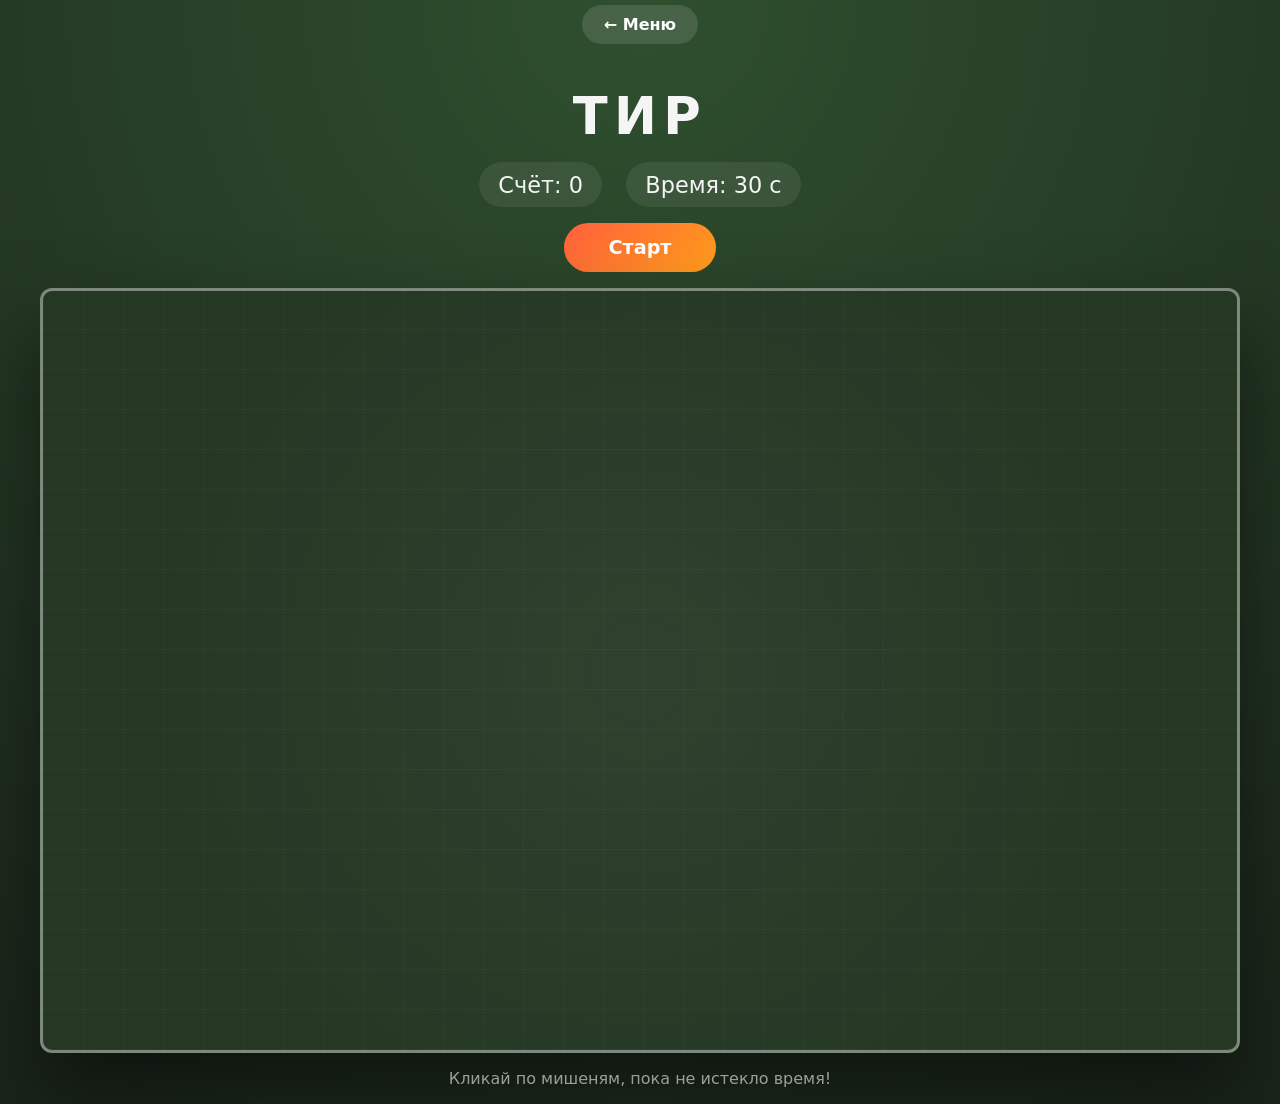
<file: tir.html>
<!DOCTYPE html>
<html lang="ru">

<head>
  <meta charset="UTF-8">
  <meta name="viewport" content="width=device-width, initial-scale=1.0">
  <title>Тир - мини-игра</title>
  <style>
    * {
      margin: 0;
      padding: 0;
      box-sizing: border-box;
      font-family: system-ui, -apple-system, BlinkMacSystemFont, sans-serif;
    }

    body {
      background: radial-gradient(circle at top, #2f4f2f, #1a241a);
      color: #f5f5f5;
      display: flex;
      flex-direction: column;
      align-items: center;
      justify-content: center;
      min-height: 100vh;
      text-align: center;
    }

    .header {
      position: absolute;
      top: 0;
      left: 0;
      width: 100%;
      padding: 15px 25px;
      z-index: 50;
    }

    .back-btn {
      color: white;
      text-decoration: none;
      background: rgba(255, 255, 255, 0.12);
      padding: 10px 22px;
      border-radius: 50px;
      font-weight: 600;
      transition: background 0.2s, transform 0.2s;
      backdrop-filter: blur(4px);
    }

    .back-btn:hover {
      background: rgba(255, 255, 255, 0.25);
      transform: translateY(-2px);
    }

    .container {
      display: flex;
      flex-direction: column;
      align-items: center;
      gap: 1rem;
      padding: 1rem;
      margin-top: 70px;
      width: 100%;
    }

    h1 {
      font-size: clamp(2rem, 4vw, 3.5rem);
      letter-spacing: 0.4rem;
      text-transform: uppercase;
    }

    .hud {
      display: flex;
      gap: 1.5rem;
      font-size: clamp(1rem, 2vw, 1.4rem);
    }

    .hud-item {
      background: rgba(255, 255, 255, 0.08);
      padding: 0.6rem 1.2rem;
      border-radius: 999px;
      backdrop-filter: blur(4px);
    }

    .start-btn,
    .restart-btn {
      border: none;
      background: linear-gradient(135deg, #ff5f3e, #ff9f1a);
      color: #fff;
      font-weight: 600;
      font-size: clamp(1rem, 2vw, 1.2rem);
      padding: 0.8rem 2.8rem;
      border-radius: 999px;
      cursor: pointer;
      transition: transform 0.2s ease, box-shadow 0.2s ease;
    }

    .start-btn:hover,
    .restart-btn:hover {
      transform: translateY(-4px);
      box-shadow: 0 12px 30px rgba(255, 95, 62, 0.25);
    }

    .start-btn:active,
    .restart-btn:active {
      transform: translateY(-1px);
    }

    .game-wrapper {
      position: relative;
    }

    .game-area {
      position: relative;
      width: min(98vw, 1200px);
      height: min(85vh, 800px);
      background: radial-gradient(circle, rgba(255, 255, 255, 0.05) 0%, transparent 70%),
        repeating-linear-gradient(
          0deg,
          rgba(255, 255, 255, 0.03) 0,
          rgba(255, 255, 255, 0.03) 1px,
          transparent 1px,
          transparent 40px
        ),
        repeating-linear-gradient(
          90deg,
          rgba(255, 255, 255, 0.03) 0,
          rgba(255, 255, 255, 0.03) 1px,
          transparent 1px,
          transparent 40px
        ),
        #243824;
      border: 3px solid rgba(255, 255, 255, 0.4);
      border-radius: 12px;
      overflow: hidden;
      box-shadow: 0 40px 80px rgba(0, 0, 0, 0.5);
      cursor: crosshair;
    }

    .target {
      position: absolute;
      width: clamp(48px, 8vw, 76px);
      height: clamp(48px, 8vw, 76px);
      border-radius: 50%;
      background: radial-gradient(circle, #fff 0 8%, #ff3333 9% 100%);
      box-shadow: 0 10px 25px rgba(255, 51, 51, 0.4);
      transform: translate(-50%, -50%);
      animation: pop-in 0.18s ease;
    }

    .target::after {
      content: "";
      position: absolute;
      inset: 50%;
      width: 12%;
      height: 12%;
      border-radius: 50%;
      background: #fff;
      transform: translate(-50%, -50%);
      box-shadow: 0 0 0 6px rgba(255, 255, 255, 0.25);
    }

    .target.hit {
      animation: hit 0.16s ease forwards;
      pointer-events: none;
    }

    .game-over {
      position: absolute;
      inset: 0;
      display: flex;
      flex-direction: column;
      align-items: center;
      justify-content: center;
      gap: 1rem;
      background: radial-gradient(circle, rgba(15, 20, 15, 0.9), rgba(15, 20, 15, 0.98));
      text-align: center;
    }

    .game-over h2 {
      font-size: clamp(2rem, 6vw, 4rem);
      text-transform: uppercase;
      letter-spacing: 0.6rem;
    }

    .game-over p {
      font-size: clamp(1.2rem, 3vw, 2rem);
    }

    .hidden {
      display: none;
    }

    .hint {
      opacity: 0.6;
      font-size: clamp(0.9rem, 1.6vw, 1rem);
    }

    @keyframes pop-in {
      from {
        transform: translate(-50%, -50%) scale(0.4);
        opacity: 0;
      }

      to {
        transform: translate(-50%, -50%) scale(1);
        opacity: 1;
      }
    }

    @keyframes hit {
      to {
        transform: translate(-50%, -50%) scale(0.2);
        opacity: 0;
      }
    }
  </style>
</head>

<body>
  <div class="header">
    <a href="index.html" class="back-btn">← Меню</a>
  </div>

  <div class="container">
    <h1>Тир</h1>

    <div class="hud">
      <div class="hud-item">
        Счёт: <span id="score">0</span>
      </div>
      <div class="hud-item">
        Время: <span id="time">30</span> с
      </div>
    </div>

    <button id="startBtn" class="start-btn">Старт</button>

    <div class="game-wrapper">
      <div id="game" class="game-area"></div>

      <div id="gameOver" class="game-over hidden">
        <h2>Игра окончена!</h2>
        <p>Ваш счёт: <span id="finalScore">0</span></p>
        <button id="restartBtn" class="restart-btn">Играть снова</button>
      </div>
    </div>

    <p class="hint">Кликай по мишеням, пока не истекло время!</p>
  </div>

  <script>
    const gameArea = document.getElementById("game");
    const startBtn = document.getElementById("startBtn");
    const restartBtn = document.getElementById("restartBtn");
    const scoreEl = document.getElementById("score");
    const timeEl = document.getElementById("time");
    const gameOverEl = document.getElementById("gameOver");
    const finalScoreEl = document.getElementById("finalScore");

    let score = 0;
    let timeLeft = 30;
    let timerId = null;
    let spawnId = null;
    let isPlaying = false;

    function resetGame() {
      score = 0;
      timeLeft = 30;
      scoreEl.textContent = score;
      timeEl.textContent = timeLeft;
      gameOverEl.classList.add("hidden");
      clearTargets();
    }

    function clearTargets() {
      gameArea.querySelectorAll(".target").forEach((target) => target.remove());
    }

    function startGame() {
      if (isPlaying) return;

      resetGame();
      isPlaying = true;
      startBtn.disabled = true;
      startBtn.textContent = "Игра идёт...";

      timerId = setInterval(() => {
        timeLeft -= 1;
        timeEl.textContent = timeLeft;

        if (timeLeft <= 0) {
          endGame();
        }
      }, 1000);

      spawnId = setInterval(spawnTarget, 650);

      spawnTarget();
    }

    function endGame() {
      isPlaying = false;
      clearInterval(timerId);
      clearInterval(spawnId);
      clearTargets();

      startBtn.disabled = false;
      startBtn.textContent = "Старт";

      finalScoreEl.textContent = score;
      gameOverEl.classList.remove("hidden");
    }

    function spawnTarget() {
      if (!isPlaying) return;

      const target = document.createElement("div");
      target.classList.add("target");

      const areaRect = gameArea.getBoundingClientRect();
      const targetSize = 76;
      const padding = targetSize / 2;

      const maxX = areaRect.width - padding;
      const maxY = areaRect.height - padding;
      const minX = padding;
      const minY = padding;

      const x = Math.random() * (maxX - minX) + minX;
      const y = Math.random() * (maxY - minY) + minY;

      target.style.left = `${x}px`;
      target.style.top = `${y}px`;

      target.addEventListener("click", handleHit, { once: true });

      const lifeTime = setTimeout(() => {
        if (target.parentElement) {
          target.remove();
        }
      }, 900);

      target.dataset.lifeTime = String(lifeTime);

      gameArea.appendChild(target);
    }

    function handleHit(event) {
      event.stopPropagation();

      const target = event.currentTarget;
      const lifeTime = Number(target.dataset.lifeTime);
      clearTimeout(lifeTime);

      target.classList.add("hit");
      score += 1;
      scoreEl.textContent = score;

      setTimeout(() => {
        target.remove();
      }, 160);
    }

    startBtn.addEventListener("click", startGame);
    restartBtn.addEventListener("click", startGame);
  </script>
</body>

</html>
</file>
<file: style.css>
* {
    margin: 0;
    padding: 0;
    box-sizing: border-box;
}

body {
    font-family: -apple-system, BlinkMacSystemFont, 'Segoe UI', 'Roboto', 'Oxygen',
        'Ubuntu', 'Cantarell', 'Fira Sans', 'Droid Sans', 'Helvetica Neue',
        sans-serif;
    background: radial-gradient(circle at 20% 20%, #ff6b9d 0%, transparent 50%),
                radial-gradient(circle at 80% 0%, #c44569 0%, transparent 50%),
                radial-gradient(circle at 0% 80%, #f8b500 0%, transparent 50%),
                radial-gradient(circle at 100% 80%, #6c5ce7 0%, transparent 50%),
                linear-gradient(135deg, #a29bfe 0%, #fd79a8 25%, #fab1a0 50%, #74b9ff 75%, #55efc4 100%);
    background-size: 200% 200%;
    animation: rainbowShift 12s ease infinite;
    min-height: 100vh;
    color: #333;
}

@keyframes rainbowShift {
    0% {
        background-position: 0% 50%;
    }
    25% {
        background-position: 100% 50%;
    }
    50% {
        background-position: 100% 100%;
    }
    75% {
        background-position: 0% 100%;
    }
    100% {
        background-position: 0% 50%;
    }
}

@keyframes gradientShift {
    0% {
        background-position: 0% 50%;
    }
    50% {
        background-position: 100% 50%;
    }
    100% {
        background-position: 0% 50%;
    }
}

.container {
    max-width: 1200px;
    margin: 0 auto;
    padding: 0 20px;
}

.header {
    text-align: center;
    padding: 60px 20px 40px;
    color: white;
}

.logo {
    font-size: 48px;
    font-weight: 700;
    margin-bottom: 10px;
    text-shadow: 2px 2px 4px rgba(0, 0, 0, 0.3);
    letter-spacing: 2px;
}

.subtitle {
    font-size: 20px;
    opacity: 0.95;
    font-weight: 300;
}

.main {
    padding: 20px 0 60px;
}

.games-grid {
    display: grid;
    grid-template-columns: repeat(auto-fit, minmax(300px, 1fr));
    gap: 30px;
    margin-top: 40px;
}

.game-card {
    background: white;
    border-radius: 20px;
    overflow: hidden;
    text-decoration: none;
    color: #333;
    box-shadow: 0 20px 60px rgba(0, 0, 0, 0.3);
    transition: transform 0.3s ease, box-shadow 0.3s ease;
    position: relative;
}

.game-card:hover {
    transform: translateY(-10px) scale(1.02);
    box-shadow: 0 30px 80px rgba(0, 0, 0, 0.4);
}

.game-card-content {
    padding: 40px 30px;
    text-align: center;
}

.game-icon {
    font-size: 60px;
    margin-bottom: 15px;
    line-height: 1;
}

.game-title {
    font-size: 28px;
    font-weight: 700;
    margin-bottom: 10px;
    color: #333;
}

.game-desc {
    font-size: 16px;
    color: #666;
    margin-bottom: 25px;
    line-height: 1.5;
}

.play-btn {
    display: inline-block;
    background: linear-gradient(135deg, #667eea 0%, #764ba2 100%);
    color: white;
    padding: 12px 30px;
    border-radius: 50px;
    font-weight: 600;
    font-size: 16px;
    transition: transform 0.2s ease, box-shadow 0.2s ease;
}

.game-card:hover .play-btn {
    transform: scale(1.05);
    box-shadow: 0 5px 20px rgba(102, 126, 234, 0.4);
}

.game-card.subway {
    background: linear-gradient(135deg, #f093fb 0%, #f5576c 100%);
}

.game-card.subway .game-card-content {
    color: white;
}

.game-card.subway .game-title,
.game-card.subway .game-desc {
    color: white;
}

.game-card.subway .play-btn {
    background: white;
    color: #f5576c;
}

.game-card.tir {
    background: linear-gradient(135deg, #4facfe 0%, #00f2fe 100%);
}

.game-card.tir .game-card-content {
    color: white;
}

.game-card.tir .game-title,
.game-card.tir .game-desc {
    color: white;
}

.game-card.tir .play-btn {
    background: white;
    color: #00a8ff;
}

.game-card.runner {
    background: linear-gradient(135deg, #43e97b 0%, #38f9d7 100%);
}

.game-card.runner .game-card-content {
    color: white;
}

.game-card.runner .game-title,
.game-card.runner .game-desc {
    color: white;
}

.game-card.runner .play-btn {
    background: white;
    color: #38a169;
}

.footer {
    text-align: center;
    padding: 30px 20px;
    color: white;
    opacity: 0.9;
    font-size: 14px;
}

@media (max-width: 768px) {
    .logo {
        font-size: 36px;
    }
    
    .subtitle {
        font-size: 18px;
    }
    
    .games-grid {
        grid-template-columns: 1fr;
        gap: 20px;
    }
    
    .game-card-content {
        padding: 30px 20px;
    }
}
</file>
